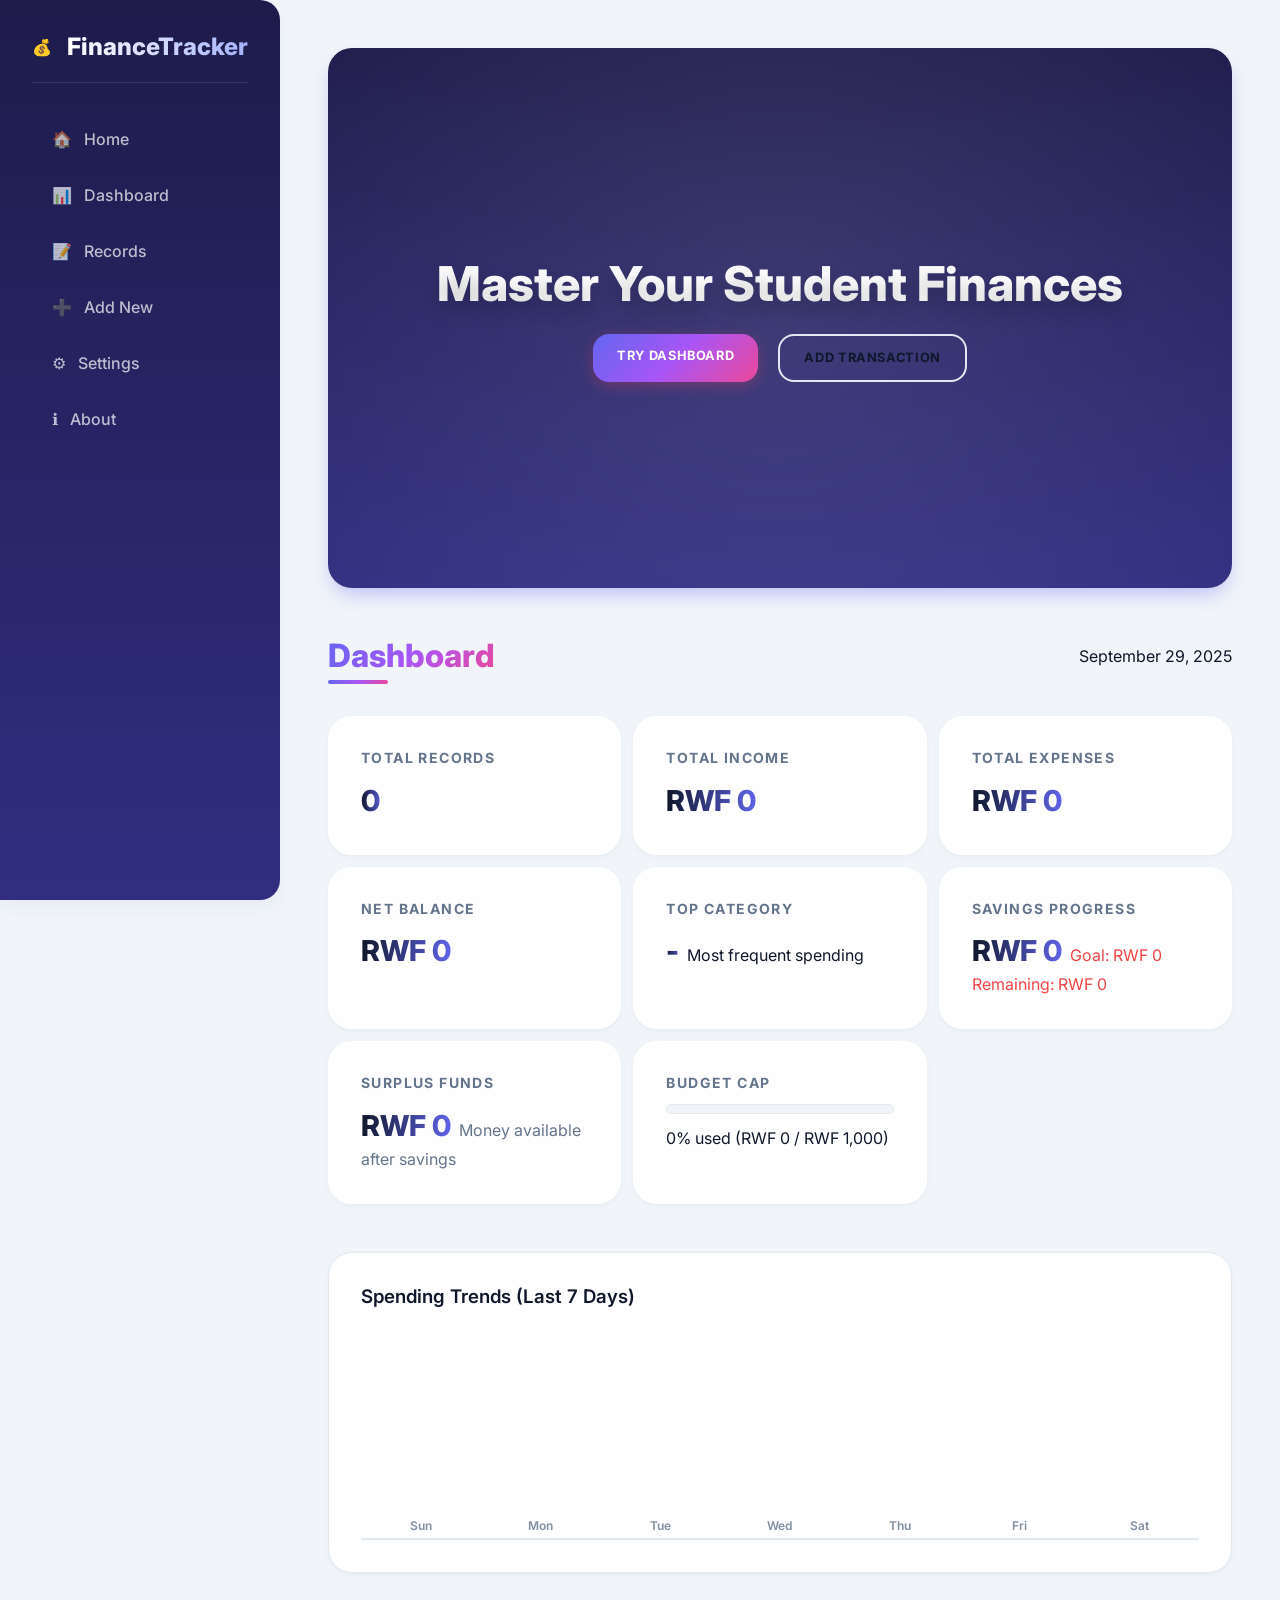
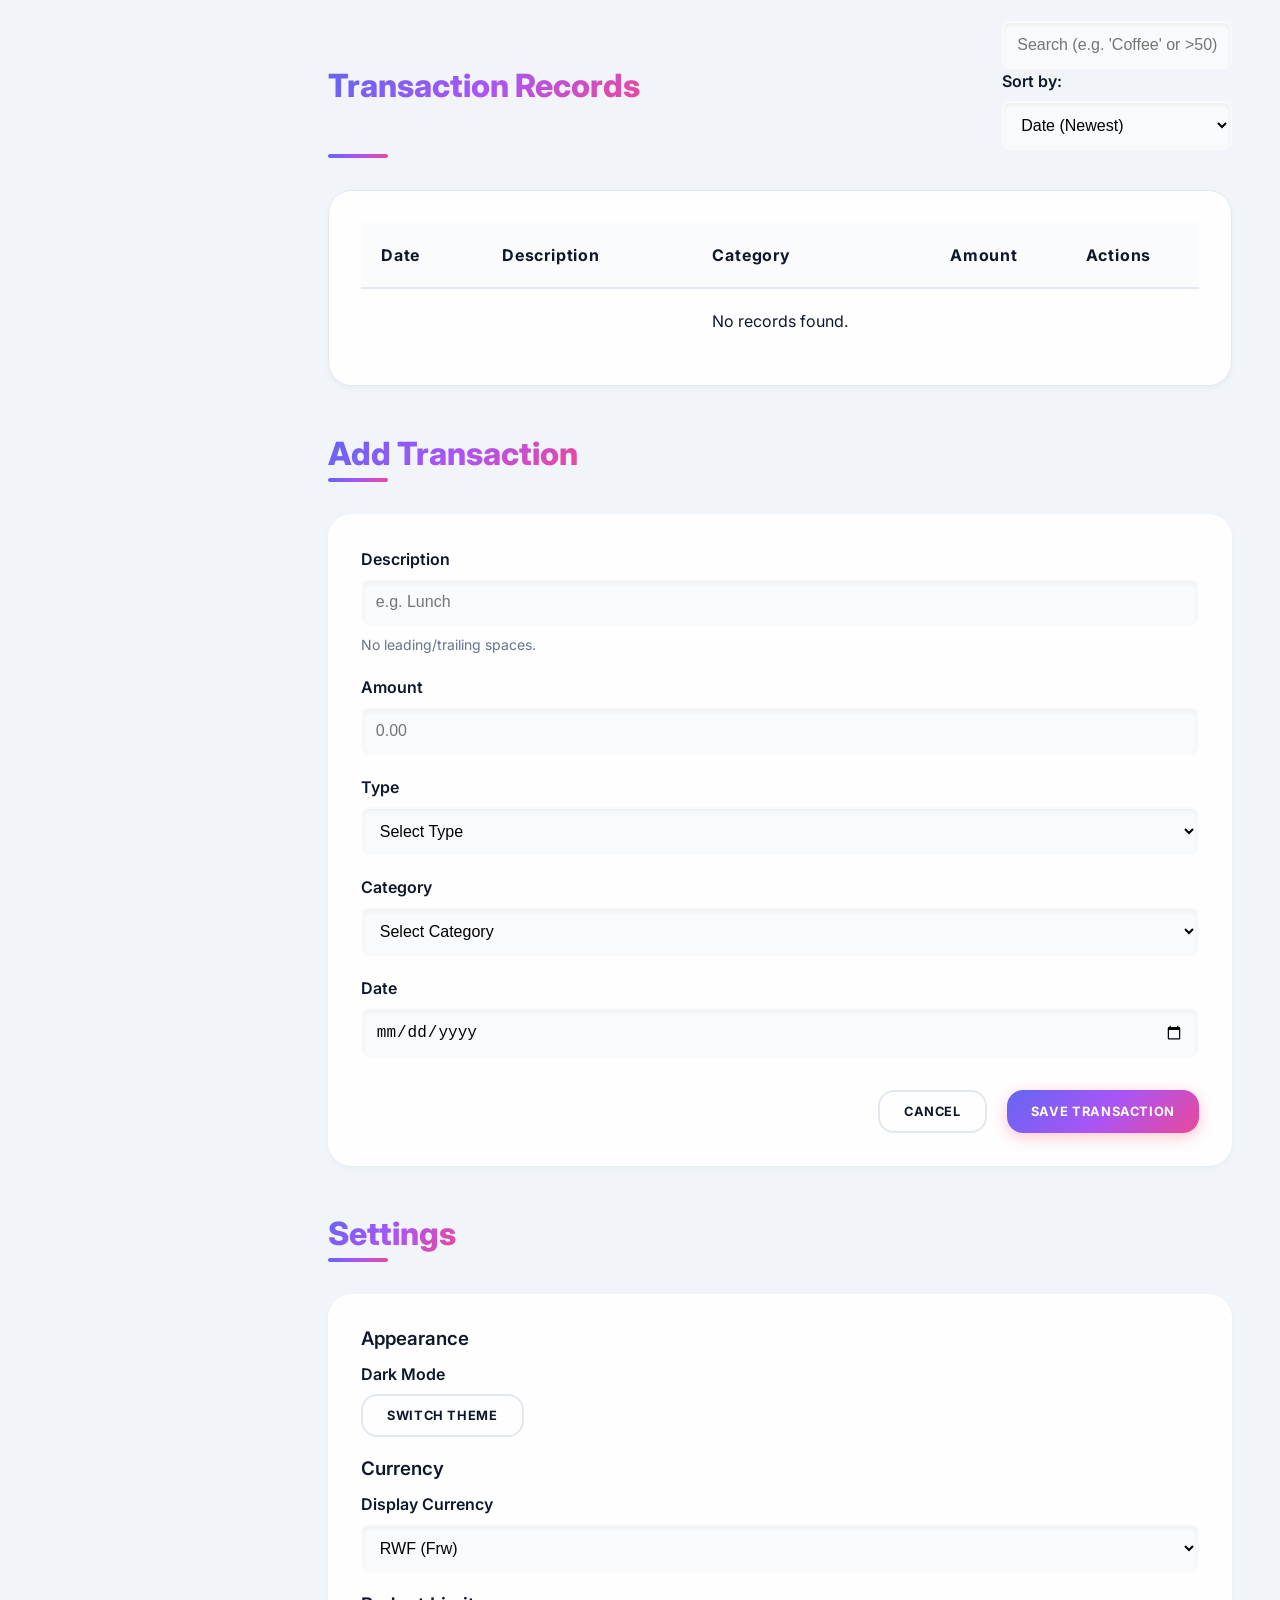
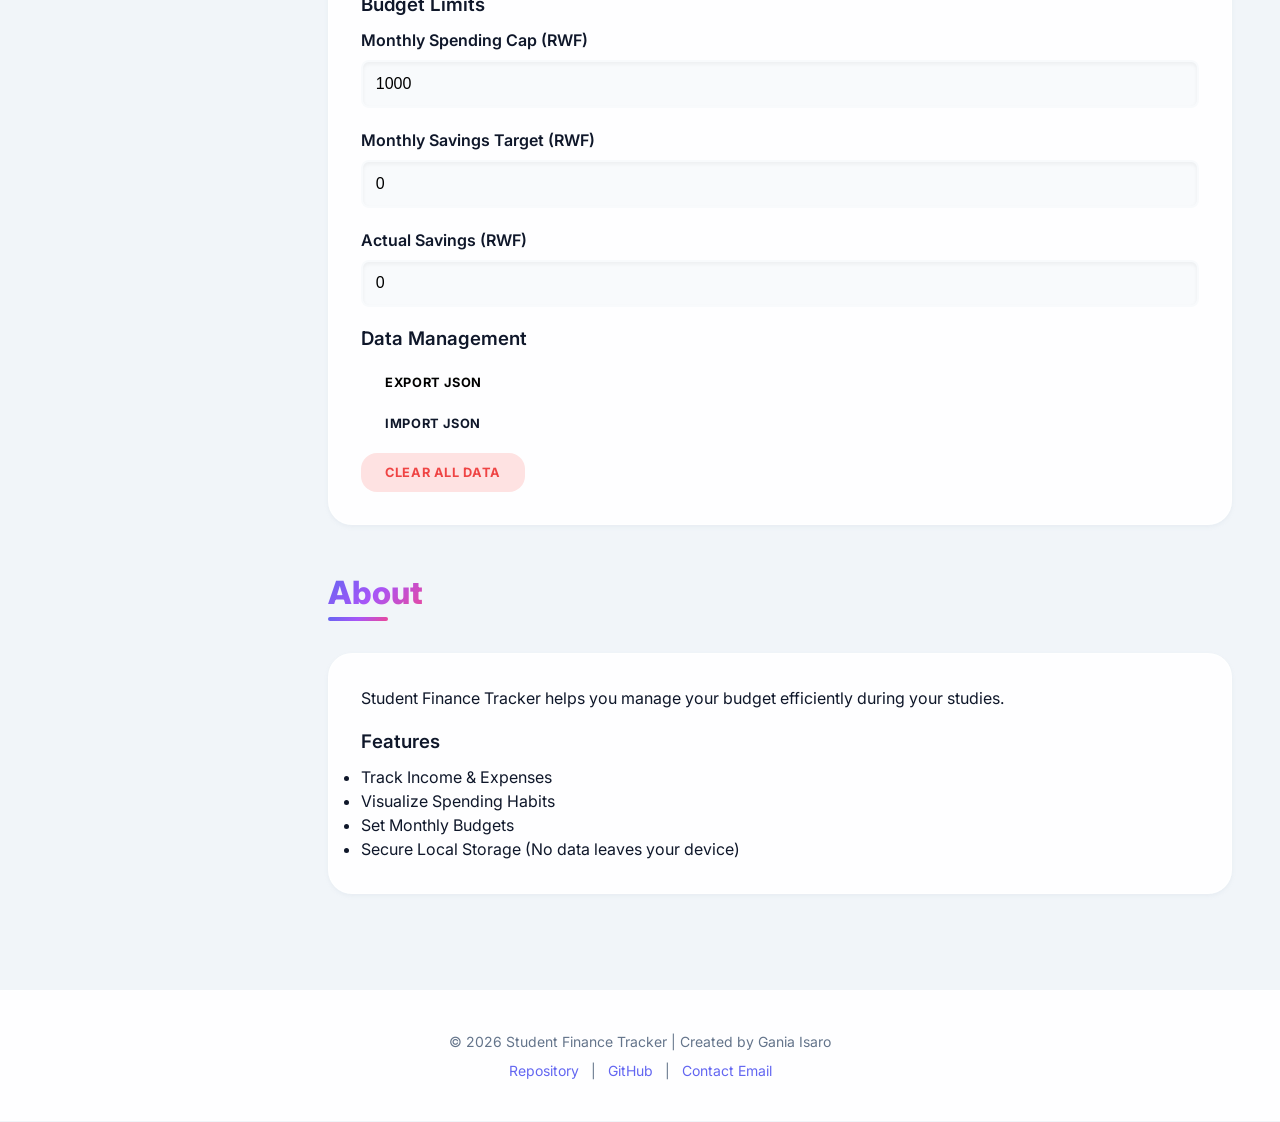
<file: index.html>
<!DOCTYPE html>
<html lang="en">

<head>
    <meta charset="UTF-8">
    <meta name="viewport" content="width=device-width, initial-scale=1.0">
    <meta name="description" content="A simple, responsive student finance tracker to manage budgets and transactions.">
    <title>Student Finance Tracker</title>

    <!-- Fonts for the text -->
    <link rel="preconnect" href="https://fonts.googleapis.com">
    <link rel="preconnect" href="https://fonts.gstatic.com" crossorigin>
    <link href="https://fonts.googleapis.com/css2?family=Inter:wght@300;400;500;600;700&display=swap" rel="stylesheet">

    <!-- The style files for colors and design -->
    <link rel="stylesheet" href="styles/variables.css">
    <link rel="stylesheet" href="styles/base.css">
    <link rel="stylesheet" href="styles/layout.css">
    <link rel="stylesheet" href="styles/components.css">
</head>

<body>
    <input type="checkbox" id="sidebar-toggle" class="visually-hidden">
    <a href="#dashboard" class="skip-link">Skip to main content</a>

    <!-- This area is for status messages -->
    <div id="status-message" role="status" aria-live="polite" class="visually-hidden"></div>

    <div class="app-container">
        <!-- This is the side menu -->
        <nav class="sidebar" aria-label="Main Navigation">
            <div class="sidebar-header">
                <span class="logo-icon">💰</span>
                <h1 class="logo-text">FinanceTracker</h1>
                <label for="sidebar-toggle" class="menu-toggle" aria-label="Toggle menu" role="button">
                    <span class="hamburger">☰</span>
                </label>
            </div>

            <ul class="nav-links">
                <li><a href="#home" class="nav-link">
                        <span class="icon">🏠</span> Home
                    </a></li>
                <li><a href="#dashboard" class="nav-link">
                        <span class="icon">📊</span> Dashboard
                    </a></li>
                <li><a href="#records" class="nav-link">
                        <span class="icon">📝</span> Records
                    </a></li>
                <li><a href="#add-transaction" class="nav-link">
                        <span class="icon">➕</span> Add New
                    </a></li>
                <li><a href="#settings" class="nav-link">
                        <span class="icon">⚙️</span> Settings
                    </a></li>
                <li><a href="#about" class="nav-link">
                        <span class="icon">ℹ️</span> About
                    </a></li>
            </ul>


        </nav>

        <!-- This is the main part of the page -->
        <main id="main-content" class="main-content">

            <!-- The welcome section -->
            <section id="home" class="view-section hero-section">
                <div class="hero-content">
                    <h2>Master Your Student Finances</h2>
                    <div class="hero-actions">
                        <a href="#dashboard" class="btn btn-primary">Try Dashboard</a>
                        <a href="#add-transaction" class="btn btn-secondary">Add Transaction</a>
                    </div>
                </div>
            </section>

            <!-- The dashboard section with all the stats -->
            <section id="dashboard" class="view-section">
                <header class="section-header">
                    <h2>Dashboard</h2>
                    <div class="date-display">September 29, 2025</div>
                </header>

                <div class="stats-grid">
                    <div class="stat-card total-records">
                        <h3>Total Records</h3>
                        <p class="amount">0</p>
                    </div>
                    <div class="stat-card total-income">
                        <h3>Total Income</h3>
                        <p class="amount">$0.00</p>
                    </div>
                    <div class="stat-card total-expense">
                        <h3>Total Expenses</h3>
                        <p class="amount">$0.00</p>
                    </div>
                    <div class="stat-card total-balance">
                        <h3>Net Balance</h3>
                        <p class="amount">$0.00</p>
                    </div>
                    <div class="stat-card top-category">
                        <h3>Top Category</h3>
                        <p class="amount">-</p>
                        <span class="meta">Most frequent spending</span>
                    </div>
                    <div class="stat-card savings-goal">
                        <h3>Savings Progress</h3>
                        <p class="amount">$0.00</p>
                        <span class="meta">Goal: $0.00</span>
                    </div>
                    <div class="stat-card surplus-funds">
                        <h3>Surplus Funds</h3>
                        <p class="amount">$0.00</p>
                        <span class="meta">Available after savings</span>
                    </div>
                    <div class="stat-card budget">
                        <h3>Budget Cap</h3>
                        <div class="progress-bar-container">
                            <div class="progress-bar" style="width: 0%"></div>
                        </div>
                        <p class="meta">0% used</p>
                    </div>
                </div>

                <!-- A chart to show spending over 7 days -->
                <div class="chart-container">
                    <h3>Spending Trends (Last 7 Days)</h3>
                    <div class="chart-placeholder">
                        <div class="bar" style="height: 40%; background: var(--accent-gradient);" title="Mon: $40">
                        </div>
                        <div class="bar" style="height: 70%; background: var(--accent-gradient);" title="Tue: $70">
                        </div>
                        <div class="bar" style="height: 30%; background: var(--accent-gradient);" title="Wed: $30">
                        </div>
                        <div class="bar" style="height: 90%; background: var(--accent-gradient);" title="Thu: $90">
                        </div>
                        <div class="bar" style="height: 50%; background: var(--accent-gradient);" title="Fri: $50">
                        </div>
                        <div class="bar" style="height: 60%; background: var(--accent-gradient);" title="Sat: $60">
                        </div>
                        <div class="bar" style="height: 20%; background: var(--accent-gradient);" title="Sun: $20">
                        </div>
                    </div>
                </div>
            </section>

            <!-- The section that lists all your transactions -->
            <section id="records" class="view-section">
                <header class="section-header">
                    <h2>Transaction Records</h2>
                    <div class="actions">
                        <div class="search-box">
                            <label for="search" class="visually-hidden">Search transactions</label>
                            <input type="text" id="search" placeholder="Search (e.g. 'Coffee' or >50)"
                                autocomplete="off">
                        </div>
                        <div class="sort-controls">
                            <label for="sort">Sort by:</label>
                            <select id="sort">
                                <option value="date-desc">Date (Newest)</option>
                                <option value="date-asc">Date (Oldest)</option>
                                <option value="category-asc">Category (A-Z)</option>
                                <option value="category-desc">Category (Z-A)</option>
                                <option value="amount-asc">Amount (Low-High)</option>
                                <option value="amount-desc">Amount (High-Low)</option>
                            </select>
                        </div>
                    </div>
                </header>

                <!-- The table that holds your data -->
                <div class="table-container">
                    <table class="data-table">
                        <thead>
                            <tr>
                                <th>Date</th>
                                <th>Description</th>
                                <th>Category</th>
                                <th class="text-right">Amount</th>
                                <th class="text-center">Actions</th>
                            </tr>
                        </thead>
                        <tbody>
                            <!-- Example Data Rows -->
                            <tr>
                                <td data-label="Date">2025-09-25</td>
                                <td data-label="Description">Lunch at cafeteria</td>
                                <td data-label="Category"><span class="badge category-food">Food</span></td>
                                <td data-label="Amount" class="text-right amount-negative">-$12.50</td>
                                <td data-label="Actions" class="text-center">
                                    <button class="btn-icon edit" aria-label="Edit">✏️</button>
                                    <button class="btn-icon delete" aria-label="Delete">🗑️</button>
                                </td>
                            </tr>
                            <tr>
                                <td data-label="Date">2025-09-23</td>
                                <td data-label="Description">Chemistry Textbook</td>
                                <td data-label="Category"><span class="badge category-books">Books</span></td>
                                <td data-label="Amount" class="text-right amount-negative">-$89.99</td>
                                <td data-label="Actions" class="text-center">
                                    <button class="btn-icon edit" aria-label="Edit">Edit</button>
                                    <button class="btn-icon delete" aria-label="Delete">Delete</button>
                                </td>
                            </tr>
                            <tr>
                                <td data-label="Date">2025-09-20</td>
                                <td data-label="Description">Tutoring Income</td>
                                <td data-label="Category"><span class="badge category-income">Income</span></td>
                                <td data-label="Amount" class="text-right amount-positive">+$150.00</td>
                                <td data-label="Actions" class="text-center">
                                    <button class="btn-icon edit" aria-label="Edit">Edit</button>
                                    <button class="btn-icon delete" aria-label="Delete">Delete</button>
                                </td>
                            </tr>
                        </tbody>
                    </table>
                </div>
            </section>

            <!-- The section to add a new transaction -->
            <section id="add-transaction" class="view-section">
                <header class="section-header">
                    <h2>Add Transaction</h2>
                </header>
                <form class="entry-form">
                    <div class="form-group">
                        <label for="desc">Description</label>
                        <input type="text" id="desc" required placeholder="e.g. Lunch">
                        <small class="hint">No leading/trailing spaces.</small>
                    </div>

                    <div class="form-row">
                        <div class="form-group">
                            <label for="amount">Amount</label>
                            <input type="number" id="amount" step="0.01" required placeholder="0.00">
                        </div>
                        <div class="form-group">
                            <label for="type">Type</label>
                            <select id="type" required>
                                <option value="" disabled selected>Select Type</option>
                                <option value="expense">Expense</option>
                                <option value="income">Income</option>
                            </select>
                        </div>
                    </div>

                    <div class="form-row">
                        <div class="form-group">
                            <label for="category">Category</label>
                            <select id="category" required>
                                <option value="" disabled selected>Select Category</option>
                                <option value="Food">Food</option>
                                <option value="Transport">Transport</option>
                                <option value="Books">Books</option>
                                <option value="Entertainment">Entertainment</option>
                                <option value="Fees">Fees</option>
                                <option value="Income">Income</option>
                                <option value="Other">Other</option>
                            </select>
                        </div>
                        <div class="form-group">
                            <label for="date">Date</label>
                            <input type="date" id="date" required>
                        </div>
                    </div>

                    <div class="form-actions">
                        <button type="button" id="cancel-transaction" class="btn btn-secondary">Cancel</button>
                        <button type="submit" class="btn btn-primary">Save Transaction</button>
                    </div>
                </form>
            </section>

            <!-- The settings section to change app options -->
            <section id="settings" class="view-section">
                <header class="section-header">
                    <h2>Settings</h2>
                </header>
                <div class="settings-card">
                    <div class="setting-item">
                        <h3>Appearance</h3>
                        <div class="form-group flex-between">
                            <label for="theme-toggle">Dark Mode</label>
                            <button id="theme-toggle" class="btn btn-secondary">Switch Theme</button>
                        </div>
                    </div>

                    <div class="setting-item">
                        <h3>Currency</h3>
                        <div class="form-group">
                            <label for="currency-select">Display Currency</label>
                            <select id="currency-select">
                                <option value="RWF">RWF (Frw)</option>
                                <option value="USD">USD ($)</option>
                                <option value="EUR">EUR (€)</option>
                                <option value="GBP">GBP (£)</option>
                            </select>
                        </div>
                    </div>

                    <div class="setting-item">
                        <h3>Budget Limits</h3>
                        <div class="form-group">
                            <label for="budget-cap" class="cap-label">Monthly Spending Cap (Base RWF)</label>
                            <input type="number" id="budget-cap" value="1000">
                        </div>
                        <div class="form-group">
                            <label for="savings-target" class="target-label">Monthly Savings Target (Base RWF)</label>
                            <input type="number" id="savings-target" value="0">
                        </div>
                        <div class="form-group">
                            <label for="actual-savings" class="actual-label">Actual Savings (Base RWF)</label>
                            <input type="number" id="actual-savings" value="0">
                        </div>
                    </div>

                    <div class="setting-item">
                        <h3>Data Management</h3>
                        <div class="data-actions">
                            <button id="export-btn" class="btn btn-outline">Export JSON</button>
                            <label class="btn btn-outline">
                                Import JSON <input type="file" id="import-input" hidden accept=".json">
                            </label>
                            <button id="clear-btn" class="btn btn-danger">Clear All Data</button>
                        </div>
                    </div>
                </div>
            </section>

            <!-- The about section with project information -->
            <section id="about" class="view-section">
                <header class="section-header">
                    <h2>About</h2>
                </header>
                <div class="about-content">
                    <p>Student Finance Tracker helps you manage your budget efficiently during your studies.</p>
                    <h3>Features</h3>
                    <ul>
                        <li>Track Income & Expenses</li>
                        <li>Visualize Spending Habits</li>
                        <li>Set Monthly Budgets</li>
                        <li>Secure Local Storage (No data leaves your device)</li>
                    </ul>


                </div>
            </section>

        </main>
    </div>

    <footer class="app-footer">
        <div class="footer-content">
            <p>&copy; 2026 Student Finance Tracker | Created by Gania Isaro</p>
            <p>
                <a href="https://github.com/Gania-Isaro/student-finance_Gania-Isaro" target="_blank">Repository</a> |
                <a href="https://github.com/Gania-Isaro" target="_blank">GitHub</a> |
                <a href="mailto:g.kayumba@alustudent.com">Contact Email</a>
            </p>
        </div>
    </footer>

    <!-- Load the JavaScript files -->
    <script src="scripts/utils.js"></script>
    <script src="scripts/storage.js"></script>
    <script src="scripts/validators.js"></script>
    <script src="scripts/state.js"></script>
    <script src="scripts/ui.js"></script>
    <script src="scripts/search.js"></script>
    <script src="scripts/app.js"></script>
</body>

</html>
</file>
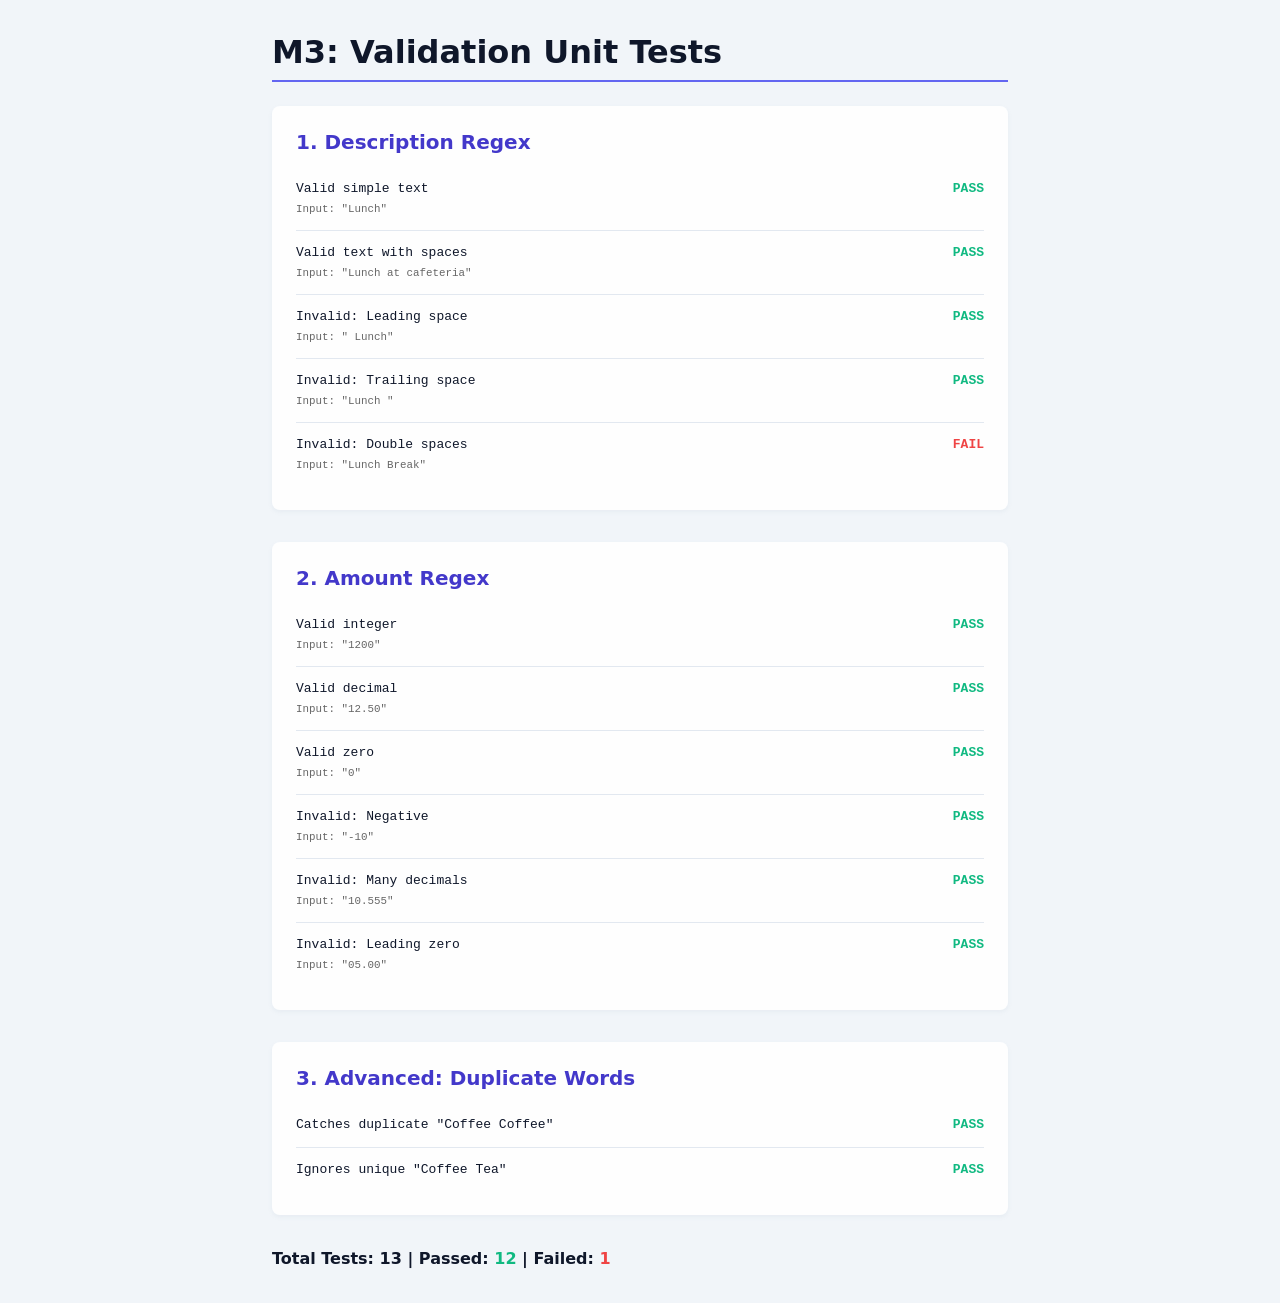
<file: tests.html>
<!DOCTYPE html>
<html lang="en">

<head>
    <meta charset="UTF-8">
    <meta name="viewport" content="width=device-width, initial-scale=1.0">
    <title>Student Finance Tracker - Unit Tests</title>
    <link rel="stylesheet" href="styles/base.css">
    <link rel="stylesheet" href="styles/variables.css">
    <style>
        body {
            padding: 2rem;
            max-width: 800px;
            margin: 0 auto;
            background: var(--background-body);
            color: var(--text-main);
        }

        .test-suite {
            margin-bottom: 2rem;
            background: var(--background-card);
            padding: 1.5rem;
            border-radius: 8px;
            box-shadow: var(--shadow-sm);
        }

        h1 {
            border-bottom: 2px solid var(--primary-color);
            padding-bottom: 0.5rem;
            margin-bottom: 1.5rem;
        }

        h2 {
            font-size: 1.25rem;
            margin-top: 0;
            color: var(--primary-dark);
        }

        .test-case {
            display: flex;
            justify-content: space-between;
            padding: 0.75rem 0;
            border-bottom: 1px solid var(--border-color);
            font-family: monospace;
        }

        .test-case:last-child {
            border-bottom: none;
        }

        .status {
            font-weight: bold;
            text-transform: uppercase;
        }

        .pass {
            color: var(--success-color);
        }

        .fail {
            color: var(--danger-color);
        }

        .summary {
            font-weight: bold;
            margin-top: 1rem;
        }
    </style>
</head>

<body>
    <h1>M3: Validation Unit Tests</h1>
    <div id="results">Running tests...</div>

    <script>
        // NOTE: For "file://" access without a local server, we are defining patterns here.
        // In a real production app with a server, we would import from './scripts/validators.js'.

        const Patterns = {
            description: /^\S(?:.*\S)?$/,
            amount: /^(0|[1-9]\d*)(\.\d{1,2})?$/,
            category: /^[A-Za-z]+(?:[ -][A-Za-z]+)*$/,
            date: /^\d{4}-(0[1-9]|1[0-2])-(0[1-9]|[12]\d|3[01])$/,
            duplicateWords: /\b(\w+)\s+\1\b/i
        };

        const validate = (field, value) => {
            if (!Patterns[field]) return false;
            return Patterns[field].test(value);
        };

        const resultsDiv = document.getElementById('results');
        let total = 0;
        let passed = 0;

        function assert(description, input, expected, validatorName) {
            total++;
            const isValid = validate(validatorName, input);
            const isPass = isValid === expected;
            if (isPass) passed++;

            return `
                <div class="test-case">
                    <span>${description} <br><small style="color:#666">Input: "${input}"</small></span>
                    <span class="status ${isPass ? 'pass' : 'fail'}">${isPass ? 'PASS' : 'FAIL'}</span>
                </div>
            `;
        }

        function runTests() {
            let html = '';

            // Test Suite 1: Description Validation
            html += '<div class="test-suite"><h2>1. Description Regex</h2>';
            html += assert('Valid simple text', 'Lunch', true, 'description');
            html += assert('Valid text with spaces', 'Lunch at cafeteria', true, 'description');
            html += assert('Invalid: Leading space', ' Lunch', false, 'description');
            html += assert('Invalid: Trailing space', 'Lunch ', false, 'description');
            html += assert('Invalid: Double spaces', 'Lunch  Break', false, 'description');
            html += '</div>';

            // Test Suite 2: Amount Validation
            html += '<div class="test-suite"><h2>2. Amount Regex</h2>';
            html += assert('Valid integer', '1200', true, 'amount');
            html += assert('Valid decimal', '12.50', true, 'amount');
            html += assert('Valid zero', '0', true, 'amount');
            html += assert('Invalid: Negative', '-10', false, 'amount');
            html += assert('Invalid: Many decimals', '10.555', false, 'amount');
            html += assert('Invalid: Leading zero', '05.00', false, 'amount');
            html += '</div>';

            // Test Suite 3: Advanced Regex
            html += '<div class="test-suite"><h2>3. Advanced: Duplicate Words</h2>';
            const dupPattern = Patterns.duplicateWords;

            total++;
            let isPass = dupPattern.test("Coffee Coffee");
            if (isPass) passed++;
            html += `<div class="test-case"><span>Catches duplicate "Coffee Coffee"</span><span class="status ${isPass ? 'pass' : 'fail'}">${isPass ? 'PASS' : 'FAIL'}</span></div>`;

            total++;
            isPass = !dupPattern.test("Coffee Tea");
            if (isPass) passed++;
            html += `<div class="test-case"><span>Ignores unique "Coffee Tea"</span><span class="status ${isPass ? 'pass' : 'fail'}">${isPass ? 'PASS' : 'FAIL'}</span></div>`;
            html += '</div>';

            html += `<div class="summary">Total Tests: ${total} | Passed: <span class="pass">${passed}</span> | Failed: <span class="fail">${total - passed}</span></div>`;

            resultsDiv.innerHTML = html;
        }

        // Run immediately
        runTests();
    </script>
</body>

</html>
</file>
<file: styles/variables.css>
:root {
    /* "Vibrant Glass" Theme */

    /* Primary: Electric Indigo */
    --primary-color: #6366f1;
    --primary-dark: #4338ca;
    --primary-light: #e0e7ff;

    /* Secondary: Teal/Cyan */
    --secondary-color: #06b6d4;

    /* Accent: Hot Pink/Rose */
    --accent-color: #f43f5e;

    /* Gradients */
    --accent-gradient: linear-gradient(135deg, #6366f1 0%, #a855f7 50%, #ec4899 100%);
    --card-gradient: linear-gradient(145deg, #ffffff, #f8fafc);
    --sidebar-gradient: linear-gradient(180deg, #1e1b4b 0%, #312e81 100%);

    /* Backgrounds */
    --background-body: #f1f5f9;
    /* Light Grey */
    --background-card: rgba(255, 255, 255, 0.9);
    /* Slight transparency */

    /* Text */
    --text-main: #0f172a;
    --text-muted: #64748b;
    --text-on-dark: #f8fafc;

    /* Status Colors */
    --danger-color: #ef4444;
    --success-color: #10b981;
    --warning-color: #f59e0b;

    /* Typography */
    --font-main: 'Outfit', 'Inter', system-ui, sans-serif;
    /* Outfit is trendy */
    --font-size-sm: 0.875rem;
    --font-size-base: 1rem;
    --font-size-lg: 1.125rem;
    --font-size-xl: 1.5rem;
    --font-size-2xl: 2rem;

    /* Spacing */
    --spacing-xs: 0.5rem;
    --spacing-sm: 0.75rem;
    --spacing-md: 1.25rem;
    /* More generous spacing */
    --spacing-lg: 2rem;
    --spacing-xl: 3rem;

    /* Borders */
    --radius-sm: 0.5rem;
    --radius-md: 1rem;
    --radius-lg: 1.5rem;
    /* Very rounded 'modern' feel */
    --border-color: #e2e8f0;

    /* Shadows (Neumorphic/Glassy) */
    --shadow-sm: 0 2px 4px rgba(148, 163, 184, 0.1);
    --shadow-md: 0 8px 16px rgba(148, 163, 184, 0.1);
    --shadow-lg: 0 12px 24px rgba(148, 163, 184, 0.15), 0 0 0 1px rgba(255, 255, 255, 0.5) inset;
    --shadow-colored: 0 10px 20px -5px rgba(99, 102, 241, 0.4);
}

/* Dark Mode Overrides - "Cyber Dark" */
[data-theme="dark"] {
    --background-body: #0f172a;
    /* Deep Navy */
    --background-card: rgba(30, 41, 59, 0.7);
    /* Deep Slate Glass */
    --text-main: #f1f5f9;
    --text-muted: #94a3b8;
    --border-color: rgba(148, 163, 184, 0.1);
    --shadow-sm: 0 2px 4px rgba(0, 0, 0, 0.2);
    --shadow-md: 0 8px 16px rgba(0, 0, 0, 0.3);
    --shadow-lg: 0 12px 24px rgba(0, 0, 0, 0.4), 0 0 0 1px rgba(255, 255, 255, 0.05) inset;
    --card-gradient: linear-gradient(145deg, #1e293b, #0f172a);
}
</file>
<file: styles/base.css>
/* Reset & Base Styles */
*,
*::before,
*::after {
    box-sizing: border-box;
    margin: 0;
    padding: 0;
}

html {
    scroll-behavior: smooth;
    font-size: 100%;
}

body {
    font-family: var(--font-main);
    background-color: var(--background-body);
    color: var(--text-main);
    line-height: 1.5;
    -webkit-font-smoothing: antialiased;
}

/* Typography */
h1,
h2,
h3,
h4,
h5,
h6 {
    font-weight: 600;
    line-height: 1.25;
    margin-bottom: var(--spacing-sm);
}

p {
    margin-bottom: var(--spacing-md);
}

a {
    color: var(--accent-color);
    text-decoration: none;
    transition: color 0.2s ease;
}

a:hover {
    color: var(--primary-dark);
    text-decoration: underline;
}

mark {
    background-color: var(--warning-color);
    color: var(--text-main);
    padding: 0 4px;
    border-radius: 4px;
    font-weight: 600;
}

/* Utilities */
.visually-hidden {
    position: absolute;
    width: 1px;
    height: 1px;
    padding: 0;
    margin: -1px;
    overflow: hidden;
    clip: rect(0, 0, 0, 0);
    white-space: nowrap;
    border: 0;
}

.text-right {
    text-align: right;
}

.text-center {
    text-align: center;
}

/* Buttons */
button {
    cursor: pointer;
    font-family: inherit;
    border: none;
    background: none;
}

.skip-link {
    position: fixed;
    top: -100px;
    left: 50%;
    transform: translateX(-50%);
    background: var(--primary-dark);
    color: #ffffff;
    padding: 1rem 2rem;
    z-index: 9999;
    font-weight: 800;
    text-decoration: none;
    border-radius: 0 0 12px 12px;
    box-shadow: 0 4px 20px rgba(0, 0, 0, 0.3);
    border: 2px solid var(--primary-color);
    border-top: none;
    transition: top 0.4s cubic-bezier(0.18, 0.89, 0.32, 1.28);
}

.skip-link:focus {
    top: 0;
    outline: 3px solid var(--primary-color);
    outline-offset: 4px;
}
</file>
<file: styles/layout.css>
/* Layout Grid: Sidebar + Content */
.app-container {
    display: flex;
    min-height: 100vh;
    flex-direction: column;
}

/* Sidebar Navigation (Updated Design) */
.sidebar {
    background: var(--sidebar-gradient);
    border-right: none;
    width: 100%;
    padding: var(--spacing-md);
    display: flex;
    flex-direction: column;
    position: relative;
    /* Changed from sticky for better mobile flow */
    z-index: 100;
    color: var(--text-on-dark);
    box-shadow: var(--shadow-md);
}

.sidebar-header {
    display: flex;
    align-items: center;
    justify-content: space-between;
    margin-bottom: var(--spacing-lg);
    padding-bottom: var(--spacing-md);
    border-bottom: 1px solid rgba(255, 255, 255, 0.1);
}

.logo-text {
    font-size: var(--font-size-xl);
    background: linear-gradient(to right, #ffffff, #a5b4fc);
    background-clip: text;
    -webkit-background-clip: text;
    -webkit-text-fill-color: transparent;
    font-weight: 800;
    margin: 0;
}

.menu-toggle {
    display: block;
    /* Show on mobile */
    font-size: 1.5rem;
    cursor: pointer;
    color: white;
}

.nav-links {
    list-style: none;
    margin-bottom: auto;
    display: none;
    /* Hidden on mobile by default */
    flex-direction: column;
    gap: var(--spacing-xs);
}

.nav-link {
    display: flex;
    align-items: center;
    padding: var(--spacing-sm) var(--spacing-md);
    color: rgba(255, 255, 255, 0.7);
    border-radius: var(--radius-md);
    font-weight: 500;
    transition: all 0.2s ease;
}

.nav-link:hover {
    background: rgba(255, 255, 255, 0.1);
    color: #ffffff;
    transform: translateX(4px);
}

.nav-link .icon {
    margin-right: var(--spacing-sm);
}

/* Mobile Menu Toggle (Checkbox Hack) */
#sidebar-toggle:checked~.app-container .sidebar .nav-links {
    display: flex;
}

#sidebar-toggle:checked~.app-container .sidebar {
    height: auto;
}



/* Main Content Area */
.main-content {
    flex: 1;
    padding: var(--spacing-lg);
    max-width: 1400px;
    width: 100%;
    /* Mobile default */
    min-width: 0;
    /* Prevent flex blowout */
    margin: 0 auto;
}

/* View Sections - Stacked with spacing */
.view-section {
    display: block;
    /* Always visible */
    margin-bottom: var(--spacing-xl);
    scroll-margin-top: 100px;
    /* For sticky header */
    animation: fadeIn 0.5s ease-out;
}

/* Layout Animation */
@keyframes fadeIn {
    from {
        opacity: 0;
        transform: translateY(20px);
    }

    to {
        opacity: 1;
        transform: translateY(0);
    }
}

/* Tablet & Desktop Layout */
@media (min-width: 768px) {
    .app-container {
        flex-direction: row;
    }

    .sidebar {
        width: 280px;
        height: 100vh;
        position: sticky;
        top: 0;
        padding: var(--spacing-lg);
        border-radius: 0 20px 20px 0;
        /* Unique styling */
    }

    .menu-toggle {
        display: none;
    }

    .nav-links {
        display: flex;
    }



    .main-content {
        padding: var(--spacing-xl);
        width: auto;
        /* Let flex handle it */
    }

    #sidebar-toggle:checked~.app-container .sidebar {
        height: 100vh;
    }
}
</file>
<file: styles/components.css>
/* Component Styles - Vibrant Theme */

/* Header */
.section-header {
    display: flex;
    flex-wrap: wrap;
    align-items: center;
    justify-content: space-between;
    margin-bottom: var(--spacing-lg);
    gap: var(--spacing-md);
    position: relative;
    padding-bottom: var(--spacing-xs);
}

.section-header h2 {
    font-size: var(--font-size-2xl);
    font-weight: 800;
    margin: 0;
    background: var(--accent-gradient);
    -webkit-background-clip: text;
    background-clip: text;
    -webkit-text-fill-color: transparent;
}

.section-header::after {
    content: '';
    position: absolute;
    bottom: 0;
    left: 0;
    width: 60px;
    height: 4px;
    background: var(--accent-gradient);
    border-radius: 2px;
}

/* Hero Section Styles */
.hero-section {
    min-height: 60vh;
    display: flex;
    align-items: center;
    justify-content: center;
    text-align: center;
    background: var(--sidebar-gradient);
    border-radius: var(--radius-lg);
    color: white;
    padding: var(--spacing-xl);
    margin-bottom: var(--spacing-xl);
    box-shadow: var(--shadow-colored);
    overflow: hidden;
    position: relative;
}

.hero-content {
    max-width: 800px;
    z-index: 1;
}

.hero-section h2 {
    font-size: 3rem;
    font-weight: 800;
    margin-bottom: var(--spacing-md);
    background: white;
    -webkit-background-clip: text;
    background-clip: text;
    -webkit-text-fill-color: transparent;
    text-shadow: 0 10px 20px rgba(0, 0, 0, 0.2);
}

.hero-section p {
    font-size: var(--font-size-lg);
    opacity: 0.9;
    margin-bottom: var(--spacing-lg);
    max-width: 600px;
    margin-left: auto;
    margin-right: auto;
}

.hero-actions {
    display: flex;
    gap: var(--spacing-md);
    justify-content: center;
    flex-wrap: wrap;
}

.hero-section::before {
    content: '';
    position: absolute;
    top: -50%;
    left: -50%;
    width: 200%;
    height: 200%;
    background: radial-gradient(circle, rgba(255, 255, 255, 0.1) 0%, transparent 60%);
    animation: rotate 20s linear infinite;
}

@keyframes rotate {
    from {
        transform: rotate(0deg);
    }

    to {
        transform: rotate(360deg);
    }
}

/* Stats Grid */
.stats-grid {
    display: grid;
    grid-template-columns: 1fr;
    gap: var(--spacing-sm);
    /* Tighter gap on small mobile */
    margin-bottom: var(--spacing-xl);
}

/* Content Cards (Glassmorphism) */
.stat-card,
.settings-card,
.about-content,
.chart-container,
.table-container,
.entry-form {
    background: var(--background-card);
    padding: var(--spacing-lg);
    border-radius: var(--radius-lg);
    box-shadow: var(--shadow-sm);
    border: 1px solid rgba(255, 255, 255, 0.5);
    backdrop-filter: blur(10px);
    /* Glass effect */
    transition: transform 0.3s ease, box-shadow 0.3s ease;
}

.stat-card:hover,
.settings-card:hover {
    transform: translateY(-5px);
    box-shadow: var(--shadow-colored);
}

.stat-card h3 {
    font-size: var(--font-size-sm);
    color: var(--text-muted);
    text-transform: uppercase;
    letter-spacing: 0.1em;
    font-weight: 700;
    margin-bottom: var(--spacing-sm);
}

.stat-card .amount {
    font-size: 1.8rem;
    /* Reduced further to prevent clipping on small desktops */
    font-weight: 800;
    color: var(--text-main);
    margin: 0;
    background: linear-gradient(to right, var(--text-main), var(--primary-color));
    -webkit-background-clip: text;
    background-clip: text;
    -webkit-text-fill-color: transparent;
    padding-right: 4px;
    /* Prevents right-edge clipping */
    display: inline-block;
}

.stat-card .trend.positive {
    color: var(--success-color);
    font-weight: 600;
    font-size: var(--font-size-sm);
    display: inline-block;
    margin-top: var(--spacing-xs);
    background: rgba(16, 185, 129, 0.1);
    padding: 2px 8px;
    border-radius: 99px;
}

/* Progress Bar */
.progress-bar-container {
    background-color: var(--background-body);
    height: 10px;
    border-radius: 99px;
    margin: var(--spacing-sm) 0;
    overflow: hidden;
    border: 1px solid rgba(0, 0, 0, 0.05);
}

.progress-bar {
    background-image: var(--accent-gradient);
    height: 100%;
    border-radius: 99px;
}

/* Table Styles - Modern */
.table-container {
    overflow-x: auto;
    -webkit-overflow-scrolling: touch;
    /* Smooth scroll on iOS */
    border-radius: var(--radius-lg);
    box-shadow: var(--shadow-sm);
    border: 1px solid var(--border-color);
    max-width: 100%;
    /* Ensure it doesn't break layout */
    margin-top: var(--spacing-md);
}

.data-table {
    width: 100%;
    border-collapse: separate;
    border-spacing: 0;
    background: transparent;
    text-align: left;
}

.data-table th {
    background-color: rgba(248, 250, 252, 0.8);
    border-bottom: 2px solid var(--border-color);
    color: var(--text-main);
    font-weight: 700;
    letter-spacing: 0.05em;
    padding: var(--spacing-md);
}

.data-table td {
    border-bottom: 1px solid var(--border-color);
    padding: var(--spacing-md);
    vertical-align: middle;
}

.data-table tr:last-child td {
    border-bottom: none;
}

/* Badges */
.badge {
    padding: 0.35rem 0.75rem;
    border-radius: 8px;
    font-weight: 700;
    letter-spacing: 0.02em;
    font-size: 0.75rem;
}

.category-food {
    background: #fee2e2;
    color: #991b1b;
}

.category-transport {
    background: #e0f2fe;
    color: #075985;
}

.category-books {
    background: #fef3c7;
    color: #92400e;
}

.category-income {
    background: #dcfce7;
    color: #166534;
}

.category-entertainment {
    background: #f3e8ff;
    color: #6b21a8;
}

.category-fees {
    background: #ffedd5;
    color: #9a3412;
}

.category-other {
    background: #f1f5f9;
    color: #475569;
}

.amount-positive {
    color: var(--success-color);
    font-weight: 700;
}

.amount-negative {
    color: var(--danger-color);
    font-weight: 700;
}

/* Inputs & Forms */
.form-group {
    margin-bottom: var(--spacing-md);
}

label {
    display: block;
    margin-bottom: var(--spacing-xs);
    font-weight: 600;
    color: var(--text-main);
}

input,
select,
textarea {
    width: 100%;
    background: #f8fafc;
    border: 2px solid transparent;
    padding: 0.8rem;
    border-radius: var(--radius-sm);
    box-shadow: inset 0 2px 4px rgba(0, 0, 0, 0.05);
    transition: all 0.2s;
    font-size: var(--font-size-base);
}

input:focus,
select:focus {
    outline: none;
    background: #fff;
    border-color: var(--primary-color);
    box-shadow: 0 0 0 4px rgba(99, 102, 241, 0.1);
}

.hint {
    display: block;
    margin-top: 0.5rem;
    font-size: var(--font-size-sm);
    color: var(--text-muted);
}

.form-actions {
    display: flex;
    justify-content: flex-end;
    gap: var(--spacing-md);
    margin-top: var(--spacing-lg);
}

/* Buttons */
.btn {
    padding: 0.75rem 1.5rem;
    border-radius: var(--radius-md);
    font-weight: 700;
    text-transform: uppercase;
    font-size: 0.8rem;
    letter-spacing: 0.05em;
    cursor: pointer;
    transition: all 0.2s;
}

.btn-primary {
    background-image: var(--accent-gradient);
    box-shadow: 0 4px 15px rgba(244, 63, 94, 0.3);
    color: white;
    border: none;
}

.btn-primary:hover {
    transform: translateY(-2px) scale(1.02);
    box-shadow: 0 8px 25px rgba(244, 63, 94, 0.4);
}

.btn-secondary {
    background-color: transparent;
    border: 2px solid var(--border-color);
    color: var(--text-main);
}

.btn-secondary:hover {
    background-color: var(--background-body);
    border-color: var(--text-muted);
}

.btn-danger {
    background-color: #fee2e2;
    color: #ef4444;
    border: none;
}

.btn-danger:hover {
    background-color: #fecaca;
    transform: translateY(-1px);
}

.btn-icon {
    min-width: 40px;
    padding: 8px 16px;
    border-radius: 8px;
    display: inline-flex;
    align-items: center;
    justify-content: center;
    border: 1px solid var(--border-color);
    background: var(--background-card);
    font-size: 0.85rem;
    font-weight: 600;
    cursor: pointer;
    transition: all 0.2s;
    color: var(--text-main);
    box-shadow: var(--shadow-sm);
}

.btn-icon:hover {
    border-color: var(--primary-color);
    transform: scale(1.1);
}

/* Placeholder Chart */
.chart-container {
    background: var(--background-card);
    padding: var(--spacing-lg);
    border-radius: var(--radius-lg);
    margin-top: var(--spacing-lg);
    border: 1px solid var(--border-color);
}

.chart-placeholder {
    height: 220px;
    display: flex;
    align-items: flex-end;
    justify-content: space-around;
    padding-top: var(--spacing-md);
    padding-bottom: 25px;
    /* Space for labels */
    border-bottom: 2px solid var(--border-color);
}

.bar {
    width: 8%;
    background-color: var(--accent-color);
    border-radius: 4px 4px 0 0;
    opacity: 0.8;
    transition: height 0.3s ease;
    position: relative;
    /* For absolute labels */
}

.bar:hover {
    opacity: 1;
}

.bar-label {
    position: absolute;
    bottom: -22px;
    left: 50%;
    transform: translateX(-50%);
    font-size: 0.75rem;
    font-weight: 600;
    color: var(--text-muted);
    white-space: nowrap;
}

/* Media Queries for Components */
@media (min-width: 768px) {
    .stats-grid {
        grid-template-columns: repeat(2, 1fr);
    }

    .form-row {
        grid-template-columns: 1fr 1fr;
    }
}

@media (min-width: 1024px) {
    .stats-grid {
        grid-template-columns: repeat(auto-fit, minmax(280px, 1fr));
        /* Allow wrapping instead of forcing 4 columns */
    }
}

/* Mobile Table: Card View */
@media (max-width: 767px) {
    .section-header {
        flex-direction: column;
        align-items: flex-start;
    }

    .section-header .actions {
        width: 100%;
        display: flex;
        flex-direction: column;
        gap: var(--spacing-sm);
    }

    .data-table thead {
        display: none;
    }

    .data-table tr {
        margin-bottom: var(--spacing-md);
        border: 1px solid var(--border-color);
        border-radius: var(--radius-md);
        background: var(--background-card);
        padding: var(--spacing-sm);
        box-shadow: var(--shadow-sm);
        display: block;
    }

    .data-table td {
        text-align: right;
        padding: var(--spacing-sm);
        position: relative;
        border-bottom: 1px solid #f1f5f9;
        display: flex;
        justify-content: space-between;
        align-items: center;
        width: 100%;
    }

    .data-table td::before {
        content: attr(data-label);
        font-weight: 700;
        color: var(--text-muted);
        text-align: left;
        margin-right: var(--spacing-md);
        flex-basis: 40%;
    }

    .data-table td:last-child {
        border-bottom: 0;
        justify-content: center;
        gap: var(--spacing-md);
        padding-top: var(--spacing-md);
    }
}

/* Footer Styles */
.app-footer {
    padding: var(--spacing-lg);
    background: var(--background-card);
    border-top: 1px solid rgba(255, 255, 255, 0.1);
    text-align: center;
    backdrop-filter: blur(10px);
    margin-top: auto;
}

.app-footer p {
    margin: var(--spacing-xs) 0;
    font-size: var(--font-size-sm);
    color: var(--text-muted);
}

.app-footer a {
    color: var(--primary-color);
    text-decoration: none;
    margin: 0 var(--spacing-xs);
}

.app-footer a:hover {
    text-decoration: underline;
}
</file>
